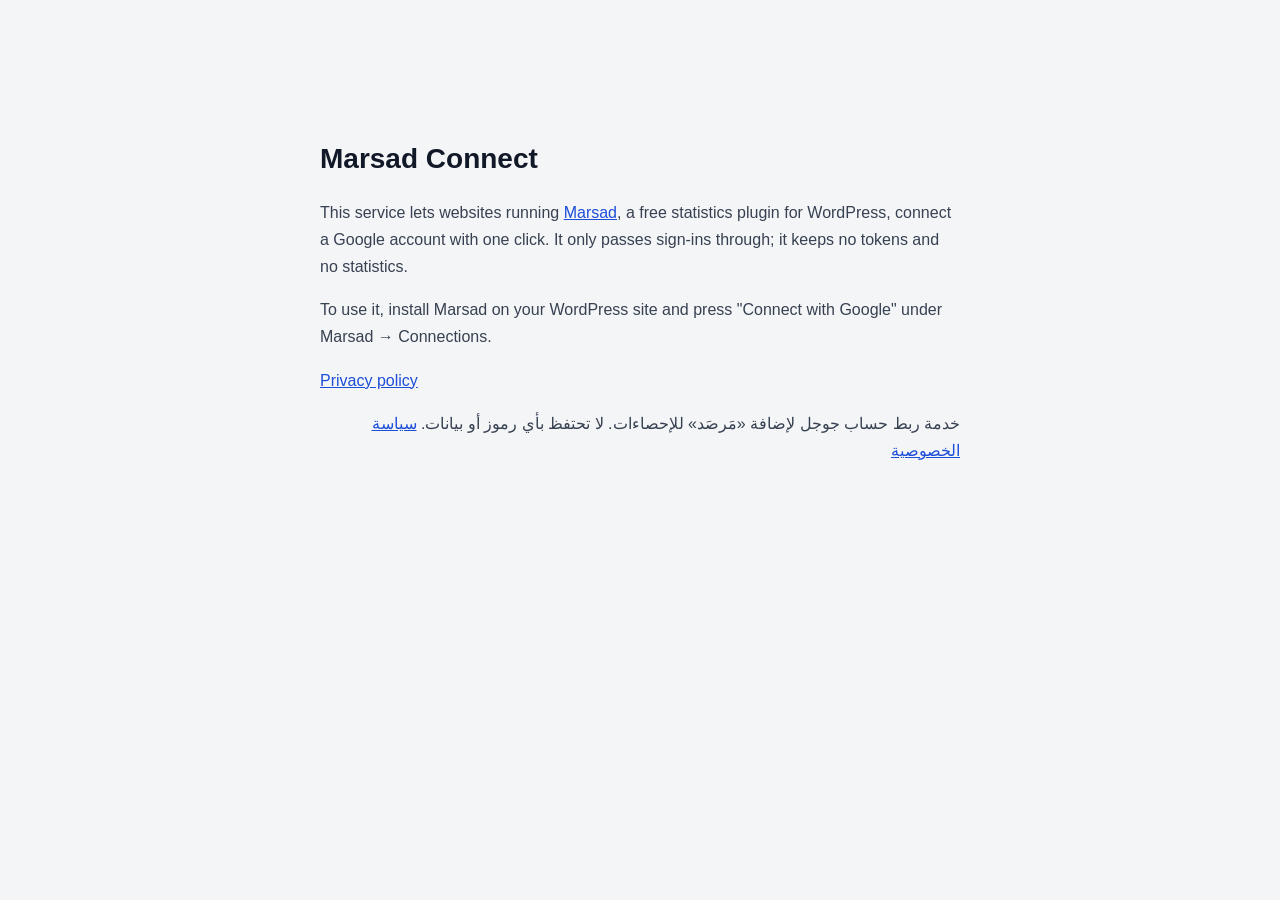
<file: server/connect/index.html>
<!doctype html>
<html lang="en">
<head>
<meta charset="utf-8">
<meta name="viewport" content="width=device-width, initial-scale=1">
<title>Marsad Connect</title>
<style>
body { margin: 0; background: #f4f5f7; color: #111827; font: 16px/1.7 -apple-system, BlinkMacSystemFont, "Segoe UI", Tahoma, Arial, sans-serif; }
main { max-width: 40rem; margin: 0 auto; padding: 15vh 20px 64px; }
h1 { font-size: 28px; margin: 0 0 8px; }
p { color: #374151; }
a { color: #1d4ed8; }
</style>
</head>
<body>
<main>
<h1>Marsad Connect</h1>
<p>This service lets websites running <a href="https://github.com/alahdal262/marsad">Marsad</a>, a free statistics plugin for WordPress, connect a Google account with one click. It only passes sign-ins through; it keeps no tokens and no statistics.</p>
<p>To use it, install Marsad on your WordPress site and press "Connect with Google" under Marsad → Connections.</p>
<p><a href="privacy.html">Privacy policy</a></p>
<p dir="rtl" lang="ar">خدمة ربط حساب جوجل لإضافة «مَرصَد» للإحصاءات. لا تحتفظ بأي رموز أو بيانات. <a href="privacy.html">سياسة الخصوصية</a></p>
</main>
</body>
</html>
</file>
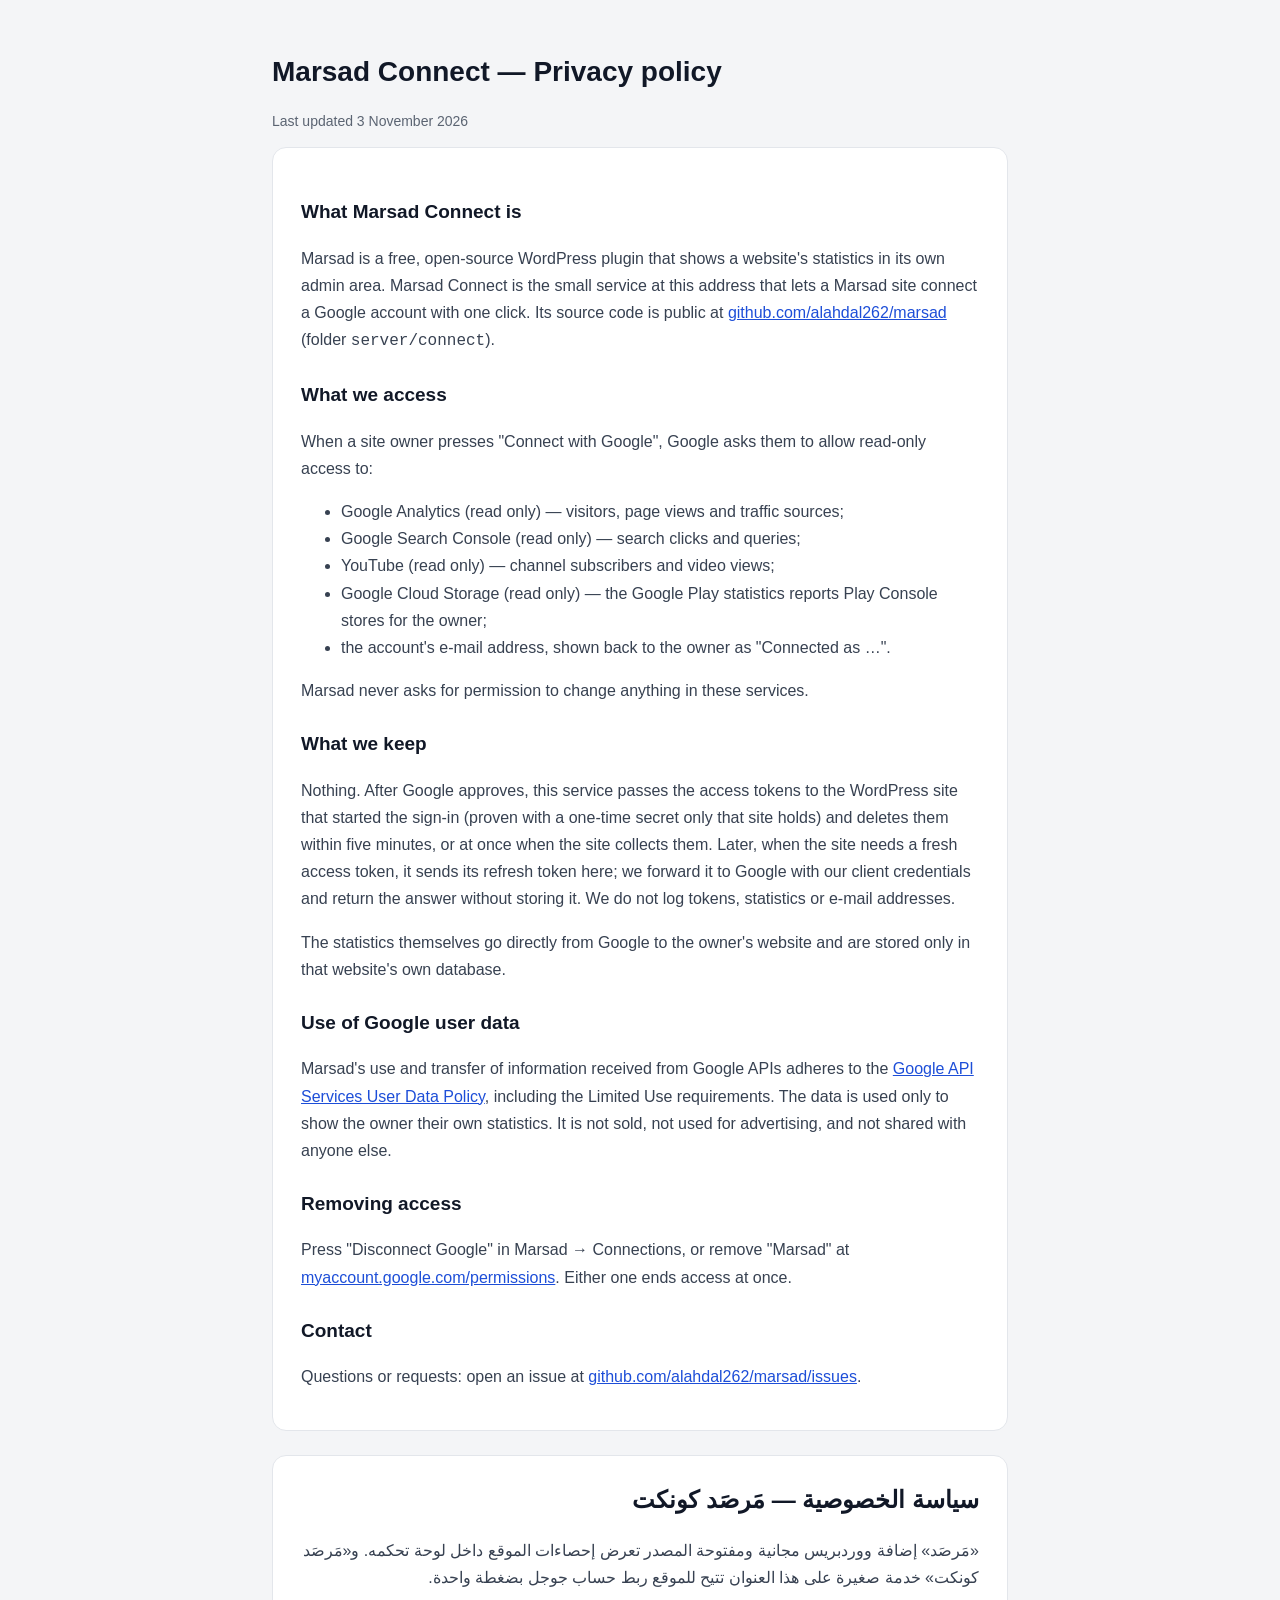
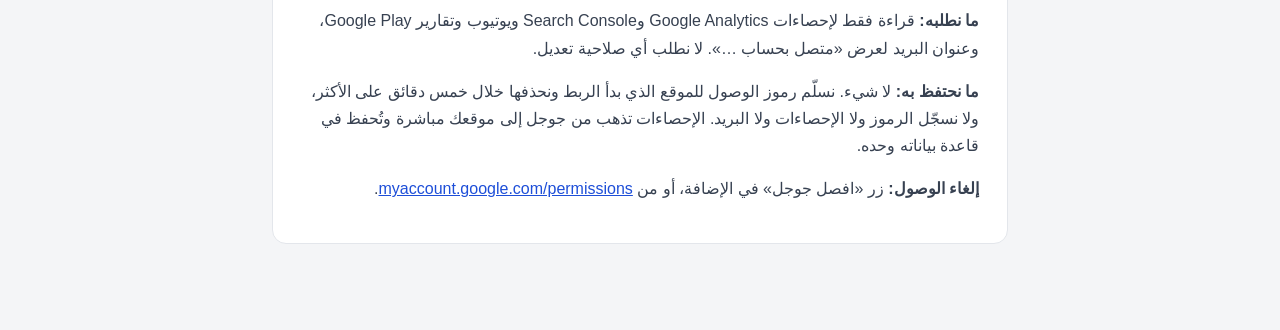
<file: server/connect/privacy.html>
<!doctype html>
<html lang="en">
<head>
<meta charset="utf-8">
<meta name="viewport" content="width=device-width, initial-scale=1">
<title>Marsad Connect — Privacy policy</title>
<style>
body { margin: 0; background: #f4f5f7; color: #111827; font: 16px/1.7 -apple-system, BlinkMacSystemFont, "Segoe UI", Tahoma, Arial, sans-serif; }
main { max-width: 46rem; margin: 0 auto; padding: 48px 20px 64px; }
section { background: #fff; border: 1px solid #e3e6eb; border-radius: 14px; padding: 24px 28px; margin-block-end: 24px; }
h1 { font-size: 28px; margin: 0 0 8px; }
h2 { font-size: 19px; margin: 24px 0 6px; }
p, li { color: #374151; }
a { color: #1d4ed8; }
.muted { color: #5b6472; font-size: 14px; }
</style>
</head>
<body>
<main>
<h1>Marsad Connect — Privacy policy</h1>
<p class="muted">Last updated 3 November 2026</p>

<section>
<h2>What Marsad Connect is</h2>
<p>Marsad is a free, open-source WordPress plugin that shows a website's statistics in its own admin area. Marsad Connect is the small service at this address that lets a Marsad site connect a Google account with one click. Its source code is public at <a href="https://github.com/alahdal262/marsad">github.com/alahdal262/marsad</a> (folder <code>server/connect</code>).</p>

<h2>What we access</h2>
<p>When a site owner presses "Connect with Google", Google asks them to allow read-only access to:</p>
<ul>
<li>Google Analytics (read only) — visitors, page views and traffic sources;</li>
<li>Google Search Console (read only) — search clicks and queries;</li>
<li>YouTube (read only) — channel subscribers and video views;</li>
<li>Google Cloud Storage (read only) — the Google Play statistics reports Play Console stores for the owner;</li>
<li>the account's e-mail address, shown back to the owner as "Connected as …".</li>
</ul>
<p>Marsad never asks for permission to change anything in these services.</p>

<h2>What we keep</h2>
<p>Nothing. After Google approves, this service passes the access tokens to the WordPress site that started the sign-in (proven with a one-time secret only that site holds) and deletes them within five minutes, or at once when the site collects them. Later, when the site needs a fresh access token, it sends its refresh token here; we forward it to Google with our client credentials and return the answer without storing it. We do not log tokens, statistics or e-mail addresses.</p>
<p>The statistics themselves go directly from Google to the owner's website and are stored only in that website's own database.</p>

<h2>Use of Google user data</h2>
<p>Marsad's use and transfer of information received from Google APIs adheres to the <a href="https://developers.google.com/terms/api-services-user-data-policy">Google API Services User Data Policy</a>, including the Limited Use requirements. The data is used only to show the owner their own statistics. It is not sold, not used for advertising, and not shared with anyone else.</p>

<h2>Removing access</h2>
<p>Press "Disconnect Google" in Marsad → Connections, or remove "Marsad" at <a href="https://myaccount.google.com/permissions">myaccount.google.com/permissions</a>. Either one ends access at once.</p>

<h2>Contact</h2>
<p>Questions or requests: open an issue at <a href="https://github.com/alahdal262/marsad/issues">github.com/alahdal262/marsad/issues</a>.</p>
</section>

<section dir="rtl" lang="ar">
<h1 style="font-size:24px">سياسة الخصوصية — مَرصَد كونكت</h1>
<p>«مَرصَد» إضافة ووردبريس مجانية ومفتوحة المصدر تعرض إحصاءات الموقع داخل لوحة تحكمه. و«مَرصَد كونكت» خدمة صغيرة على هذا العنوان تتيح للموقع ربط حساب جوجل بضغطة واحدة.</p>
<p><strong>ما نطلبه:</strong> قراءة فقط لإحصاءات Google Analytics وSearch Console ويوتيوب وتقارير Google Play، وعنوان البريد لعرض «متصل بحساب …». لا نطلب أي صلاحية تعديل.</p>
<p><strong>ما نحتفظ به:</strong> لا شيء. نسلّم رموز الوصول للموقع الذي بدأ الربط ونحذفها خلال خمس دقائق على الأكثر، ولا نسجّل الرموز ولا الإحصاءات ولا البريد. الإحصاءات تذهب من جوجل إلى موقعك مباشرة وتُحفظ في قاعدة بياناته وحده.</p>
<p><strong>إلغاء الوصول:</strong> زر «افصل جوجل» في الإضافة، أو من <a href="https://myaccount.google.com/permissions">myaccount.google.com/permissions</a>.</p>
</section>
</main>
</body>
</html>
</file>
